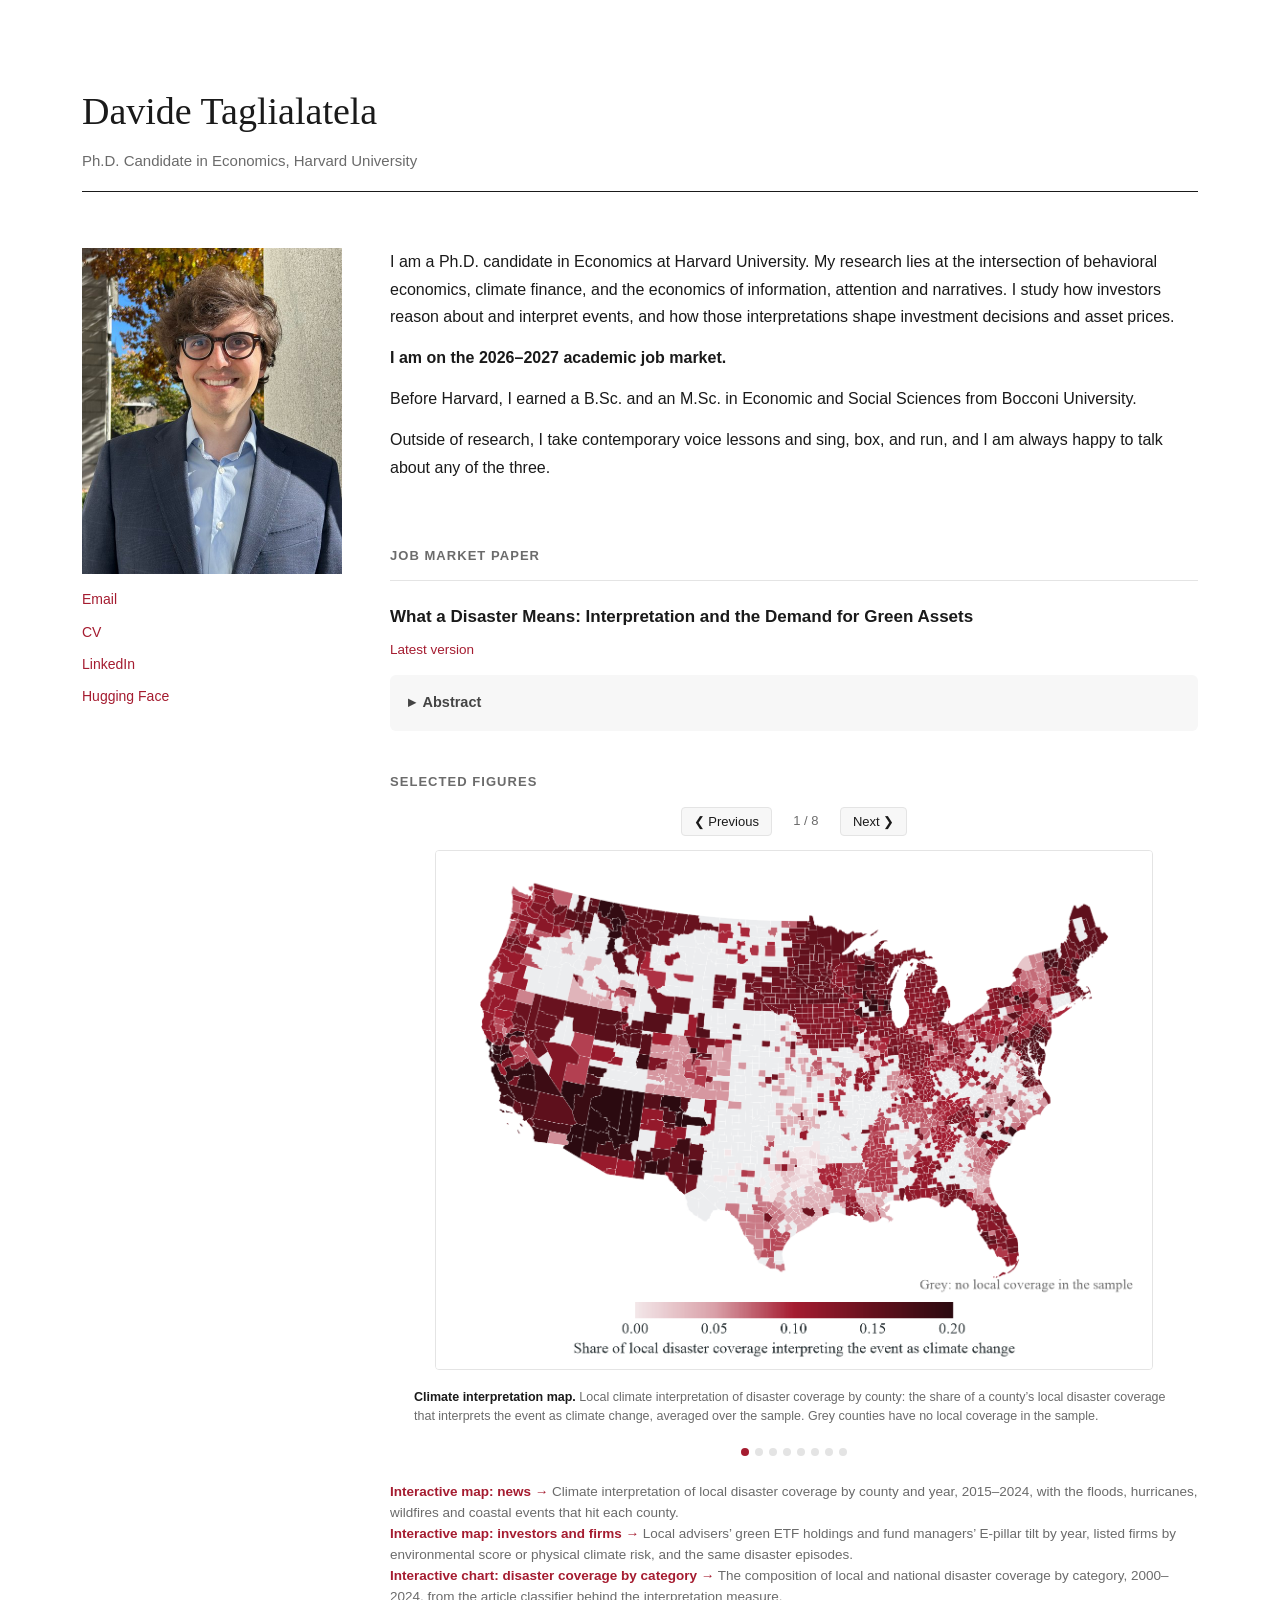
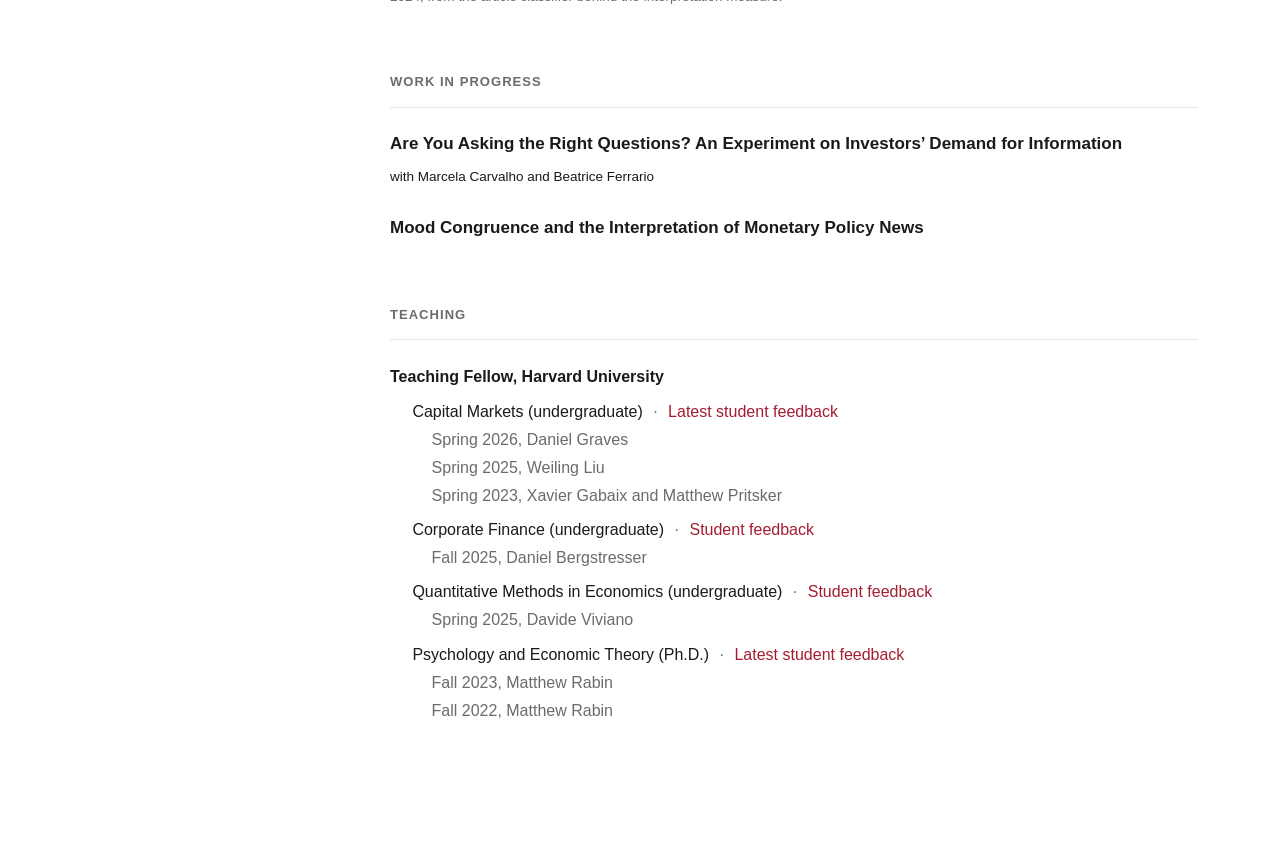
<file: index.html>
<!doctype html>
<html lang="en">
  <head>
    <meta charset="utf-8" />
    <meta name="viewport" content="width=device-width, initial-scale=1" />
    <title>Davide Taglialatela</title>
    <meta name="description" content="Davide Taglialatela, Ph.D. Candidate in Economics, Harvard University." />
    <link rel="stylesheet" href="style.css" />
    <meta name="google-site-verification" content="xmQxoYceK0hoq7JyQvsHjOGV0x5YVubV7KSDAS-WOWA" />
  </head>
  <body>
    <div class="wrapper">
      <header>
        <h1 class="name">Davide Taglialatela</h1>
        <p class="role">Ph.D. Candidate in Economics, Harvard University</p>
      </header>

      <div class="layout">
          <aside class="photo-block">
            <img src="headshot.jpg" alt="Portrait of Davide Taglialatela" width="260" height="326" />
            <div class="contact">
              <a href="mailto:taglialatela@g.harvard.edu">Email</a>
              <a href="files/CV_Davide_Taglialatela.pdf">CV</a>
              <a href="https://www.linkedin.com/in/davidetaglialatela/">LinkedIn</a>
              <a href="https://huggingface.co/davide-taglialatela">Hugging Face</a>
              <!-- <a href="https://github.com/Davide-Taglialatela">GitHub</a> -->
            </div>
          </aside>
        <main class="content">
          <div class="intro-text">
            <p>
              I am a Ph.D. candidate in Economics at Harvard University. My
              research lies at the intersection of behavioral economics,
              climate finance, and the economics of information, attention
              and narratives. I study how investors reason about and interpret
              events, and how those interpretations shape investment
              decisions and asset prices.
            </p>
            <p>
              <strong>I am on the 2026&ndash;2027 academic job market.</strong>
            </p>
            <p>
              Before Harvard, I earned a B.Sc. and an M.Sc. in Economic and
              Social Sciences from Bocconi University.
            </p>
            <p>
              Outside of research, I take
              contemporary voice lessons and sing, box, and run, and I am
              always happy to talk about any of the three.
            </p>
          </div>

      <section id="jmp">
        <h2>Job Market Paper</h2>
        <h3 class="paper-title">
          What a Disaster Means: Interpretation and the Demand for Green Assets
        </h3>
        <p class="paper-links">
          <a href="files/JMP_Davide_Taglialatela.pdf">Latest version</a>
          <!-- ONLINE APPENDIX HIDDEN UNTIL READY
          <span class="sep">&middot;</span>
          <a href="files/JMP_Davide_Taglialatela_Appendix.pdf">Online Appendix</a>
          -->
        </p>
        <details class="abstract">
          <summary>Abstract</summary>
          <p>How events are interpreted substantially shapes portfolio choices, fund flows, and asset prices. Focusing on extreme weather events, I analyze 1.5 million articles from U.S. news outlets using fine-tuned large language models to construct a new measure of local climate interpretation that distinguishes general attention to a disaster from coverage explicitly linking it to climate change. I combine this measure with geolocated portfolios of wealthy U.S. households and mutual fund managers. Among counties affected by these events, local coverage attributing the event to climate change leads to substantial reallocation in household portfolios toward funds labeled as environmentally friendly. Similarly, nearby mutual fund managers actively rebalance toward greener and away from browner stocks. Predetermined county and investor characteristics and the direct economic effects of the disaster are not driving the responses. Using changes in the ownership structure of the county’s newspapers, I provide causal evidence that locally supplied climate interpretation narratives move households’ and fund managers’ portfolios. Nesting these estimates in a calibrated model, I find an interquartile increase in climate interpretation implies a relative appreciation of green stocks equivalent to up to 15% of the observed annual green return spread.</p>
        </details>

        <h3 class="figures-title">Selected figures</h3>
        <div class="figure-carousel" id="jmp-carousel">
          <div class="carousel-controls">
            <button type="button" class="carousel-btn" onclick="moveSlide('jmp-carousel', -1)">&#10094; Previous</button>
            <span class="carousel-count" id="jmp-carousel-count">1 / 8</span>
            <button type="button" class="carousel-btn" onclick="moveSlide('jmp-carousel', 1)">Next &#10095;</button>
          </div>
          <figure class="figure-slide active">
            <a href="figures/jmp/county_interpretation_map.png"><img src="figures/jmp/county_interpretation_map.png" alt="County map of local climate interpretation of disaster coverage" loading="lazy" /></a>
            <figcaption><span class="figgroup">Climate interpretation map.</span> Local climate interpretation of disaster coverage by county: the share of a county&rsquo;s local disaster coverage that interprets the event as climate change, averaged over the sample. Grey counties have no local coverage in the sample.</figcaption>
          </figure>
          <figure class="figure-slide">
            <a href="figures/jmp/coverage_composition_by_ownership.png"><img src="figures/jmp/coverage_composition_by_ownership.png" alt="Composition of disaster coverage by outlet ownership" loading="lazy" /></a>
            <figcaption><span class="figgroup">Disaster coverage by outlet type.</span> Composition of disaster coverage for national outlets, chain-owned local outlets and independent local outlets, from 424,888 disaster articles (2015&ndash;2024).</figcaption>
          </figure>
          <figure class="figure-slide">
            <a href="figures/jmp/alignment_attribution_science.png"><img src="figures/jmp/alignment_attribution_science.png" alt="Climate mention share in local disaster news against the share of attribution studies finding a climate influence, by hazard type and outlet slant" loading="lazy" /></a>
            <figcaption><span class="figgroup">News&ndash;science alignment by hazard and outlet slant.</span> Interpretation by hazard type and outlet slant: the share of local disaster articles mentioning climate change against the share of event-attribution studies finding a climate influence on that hazard type (Web of Science and Carbon Brief), for Democrat-leaning and Republican-leaning outlets.</figcaption>
          </figure>
          <figure class="figure-slide">
            <a href="figures/jmp/ria_green_etf_path.png"><img src="figures/jmp/ria_green_etf_path.png" alt="Green ETF share of local advisers after floods, by quarter" loading="lazy" /></a>
            <figcaption><span class="figgroup">Local green ETF response to disasters by interpretation.</span> Advisers&rsquo; green ETF share after floods, 2015&ndash;2024: effect of a one-standard-deviation higher local climate interpretation, by quarter relative to the disaster, at fixed prices, with county, calendar-quarter and disaster-episode fixed effects.</figcaption>
          </figure>
          <figure class="figure-slide">
            <a href="figures/jmp/esg_fund_flows_high_minus_low.png"><img src="figures/jmp/esg_fund_flows_high_minus_low.png" alt="Net inflows into ESG funds, high minus low interpretation, affected and nearby states" loading="lazy" /></a>
            <figcaption><span class="figgroup">ESG fund flows.</span> Net inflows into ESG mutual funds relative to non-ESG funds, high minus low local climate interpretation, for funds headquartered in affected and in nearby states, by quarter relative to the disaster; 0&ndash;1 and 0&ndash;2 are cumulative windows.</figcaption>
          </figure>
          <figure class="figure-slide">
            <a href="figures/jmp/managers_green_tilt_path.png"><img src="figures/jmp/managers_green_tilt_path.png" alt="Green tilt of nearby fund managers' trading, by quarter" loading="lazy" /></a>
            <figcaption><span class="figgroup">Fund managers&rsquo; tilt toward greener firms.</span> Effect of local climate interpretation on the green tilt of nearby fund managers&rsquo; trading, per ten percentage points of interpretation, by quarter relative to the disaster, at fixed prices.</figcaption>
          </figure>
          <figure class="figure-slide">
            <a href="figures/jmp/national_flows_attention_surprise.png"><img src="figures/jmp/national_flows_attention_surprise.png" alt="ESG minus other fund flows after a national attention surprise" loading="lazy" /></a>
            <figcaption><span class="figgroup">National ESG flows.</span> National attention and fund flows: ESG minus other fund flows after a one-standard-deviation national disaster-attention surprise, at higher and at lower national climate interpretation, by month; 0&ndash;1 and 0&ndash;2 are cumulative windows.</figcaption>
          </figure>
          <figure class="figure-slide">
            <a href="figures/jmp/gmb_response_news_surprises.png"><img src="figures/jmp/gmb_response_news_surprises.png" alt="Green-minus-brown stock return in the month of a news surprise, by news measure" loading="lazy" /></a>
            <figcaption><span class="figgroup">Green-minus-brown returns.</span> Monthly return of green minus brown stocks (P&aacute;stor, Stambaugh, and Taylor, 2022) in the month of a one-standard-deviation surprise in national disaster interpretation, the climate concern benchmark (MCCC, Ardia et al., 2023) and disaster attention, estimated jointly, November 2012&ndash;June 2018, with 95% intervals.</figcaption>
          </figure>
          <div class="carousel-dots"><button type="button" class="dot active" onclick="goToSlide('jmp-carousel', 0)" aria-label="Figure 1"></button><button type="button" class="dot" onclick="goToSlide('jmp-carousel', 1)" aria-label="Figure 2"></button><button type="button" class="dot" onclick="goToSlide('jmp-carousel', 2)" aria-label="Figure 3"></button><button type="button" class="dot" onclick="goToSlide('jmp-carousel', 3)" aria-label="Figure 4"></button><button type="button" class="dot" onclick="goToSlide('jmp-carousel', 4)" aria-label="Figure 5"></button><button type="button" class="dot" onclick="goToSlide('jmp-carousel', 5)" aria-label="Figure 6"></button><button type="button" class="dot" onclick="goToSlide('jmp-carousel', 6)" aria-label="Figure 7"></button><button type="button" class="dot" onclick="goToSlide('jmp-carousel', 7)" aria-label="Figure 8"></button></div>
        </div>
        <p class="map-link"><a href="map/">Interactive map: news &rarr;</a> Climate interpretation of local disaster coverage by county and year, 2015&ndash;2024, with the floods, hurricanes, wildfires and coastal events that hit each county.<br /><a href="map/investors.html">Interactive map: investors and firms &rarr;</a> Local advisers&rsquo; green ETF holdings and fund managers&rsquo; E-pillar tilt by year, listed firms by environmental score or physical climate risk, and the same disaster episodes.<br /><a href="map/topics.html">Interactive chart: disaster coverage by category &rarr;</a> The composition of local and national disaster coverage by category, 2000&ndash;2024, from the article classifier behind the interpretation measure.</p>
      </section>

      <section id="wip">
        <h2>Work in Progress</h2>
        <h3 class="paper-title">
          Are You Asking the Right Questions? An Experiment on Investors&rsquo; Demand for Information
        </h3>
        <p class="paper-links">with Marcela Carvalho and Beatrice Ferrario</p>

        <h3 class="paper-title" style="margin-top: 28px;">
          Mood Congruence and the Interpretation of Monetary Policy News
        </h3>

        <!-- Hidden November 19, 2026:
        <h3 class="paper-title" style="margin-top: 28px;">
          The Structure of Disagreement: Belief Systems and Cultural Divides in the United States
        </h3>
        -->
      </section>

      <section id="teaching">
        <h2>Teaching</h2>
        <p class="teaching-note">Teaching Fellow, Harvard University</p>
        <ul class="teaching">
          <li>Capital Markets (undergraduate) <span class="sep">·</span> <a href="files/evaluations/ECON1723_CapitalMarkets_Spring2026.pdf">Latest student feedback</a>
            <ul>
              <li>Spring 2026, Daniel Graves</li>
              <li>Spring 2025, Weiling Liu</li>
              <li>Spring 2023, Xavier Gabaix and Matthew Pritsker</li>
            </ul>
          </li>
          <li>Corporate Finance (undergraduate) <span class="sep">·</span> <a href="files/evaluations/ECON1745_CorporateFinance_Fall2025.pdf">Student feedback</a>
            <ul>
              <li>Fall 2025, Daniel Bergstresser</li>
            </ul>
          </li>
          <li>Quantitative Methods in Economics (undergraduate) <span class="sep">·</span> <a href="files/evaluations/ECON1126_QuantitativeMethods_Spring2025.pdf">Student feedback</a>
            <ul>
              <li>Spring 2025, Davide Viviano</li>
            </ul>
          </li>
          <li>Psychology and Economic Theory (Ph.D.) <span class="sep">·</span> <a href="files/evaluations/ECON2035_PsychologyEconomicTheory_Fall2023.pdf">Latest student feedback</a>
            <ul>
              <li>Fall 2023, Matthew Rabin</li>
              <li>Fall 2022, Matthew Rabin</li>
            </ul>
          </li>
        </ul>
      </section>
        </main>
      </div>
    </div>
    <script>
      function showSlide(id, n) {
        var c = document.getElementById(id);
        var slides = c.querySelectorAll(".figure-slide"), dots = c.querySelectorAll(".dot");
        n = (n + slides.length) % slides.length;
        slides.forEach(function (s, i) { s.classList.toggle("active", i === n); });
        dots.forEach(function (d, i) { d.classList.toggle("active", i === n); });
        c.dataset.index = n;
        var cnt = document.getElementById(id + "-count");
        if (cnt) cnt.textContent = (n + 1) + " / " + slides.length;
      }
      function moveSlide(id, dir) { showSlide(id, (parseInt(document.getElementById(id).dataset.index || "0", 10) + dir)); }
      function goToSlide(id, n) { showSlide(id, n); }
    </script>
  </body>
</html>
</file>
<file: style.css>
:root {
  --text: #1a1a1a;
  --muted: #6b6b6b;
  --rule: #e4e4e4;
  --accent: #a51c30;
  --bg: #ffffff;
  --panel: #f7f7f7;
}

* {
  box-sizing: border-box;
}

html,
body {
  margin: 0;
  padding: 0;
  background: var(--bg);
}

body {
  font-family: -apple-system, BlinkMacSystemFont, "Helvetica Neue", Helvetica,
    Arial, sans-serif;
  font-size: 16px;
  line-height: 1.65;
  color: var(--text);
  -webkit-font-smoothing: antialiased;
  -moz-osx-font-smoothing: grayscale;
}

.wrapper {
  max-width: 1180px;
  margin: 0 auto;
  padding: 80px 32px 120px;
}

header {
  margin-bottom: 56px;
}

.name {
  font-family: Georgia, "Times New Roman", Times, serif;
  font-size: 38px;
  font-weight: 500;
  margin: 0 0 6px;
}

.role {
  font-size: 15px;
  color: var(--muted);
  margin: 0 0 36px;
  padding-bottom: 18px;
  border-bottom: 1.5px solid var(--text);
}

/* two columns: photo and contact stay in place while the content scrolls */
.layout {
  display: flex;
  gap: 48px;
  align-items: flex-start;
}

.photo-block {
  flex: 0 0 260px;
  position: sticky;
  top: 32px;
}

.photo-block img {
  width: 260px;
  height: auto;
  display: block;
}

.photo-placeholder {
  width: 260px;
  height: 330px;
  background: var(--panel);
  border: 1px solid var(--rule);
}

.content {
  flex: 1 1 auto;
  min-width: 0;
}

.contact {
  display: flex;
  flex-direction: column;
  gap: 8px;
  margin-top: 14px;
  font-size: 14px;
}

.intro-text p {
  margin: 0;
  font-size: 16px;
  line-height: 1.7;
}

.intro-text p + p {
  margin-top: 14px;
}

a {
  color: var(--accent);
  text-decoration: none;
  border-bottom: 1px solid transparent;
  transition: border-color 0.15s ease;
}

a:hover {
  border-bottom-color: var(--accent);
}

section {
  margin-top: 64px;
}

h2 {
  font-size: 13px;
  font-weight: 600;
  text-transform: uppercase;
  letter-spacing: 0.08em;
  color: var(--muted);
  margin: 0 0 24px;
  padding-bottom: 14px;
  border-bottom: 1px solid var(--rule);
}

.paper-title {
  font-size: 17px;
  font-weight: 600;
  margin: 0 0 10px;
  line-height: 1.4;
}

.paper-links {
  font-size: 13.5px;
  margin: 0 0 14px;
}

.abstract {
  padding: 16px 18px;
  background: var(--panel);
  border-radius: 6px;
  font-size: 14.5px;
  line-height: 1.65;
  color: #444;
}

.abstract p {
  margin: 0;
}

/* narrow windows and phones: one column, photo and contact centred on top */
@media (max-width: 900px) {
  .layout {
    flex-direction: column;
    gap: 28px;
  }
  .photo-block {
    position: static;
    flex: none;
    width: 100%;
    display: flex;
    flex-direction: column;
    align-items: center;
  }
  .photo-block img,
  .photo-placeholder {
    width: 200px;
  }
  .photo-placeholder {
    height: 254px;
  }
  .contact {
    align-items: center;
  }
}

@media (max-width: 560px) {
  .wrapper {
    padding: 48px 20px 80px;
  }
}

/* collapsible abstract */
details.abstract { margin-top: 0.4rem; }
details.abstract summary { cursor: pointer; font-weight: 600; list-style: none; display: inline-block; }
details.abstract summary::-webkit-details-marker { display: none; }
details.abstract summary::before { content: "\25B8"; display: inline-block; width: 1em; }
details.abstract[open] summary::before { content: "\25BE"; }
details.abstract p { margin-top: 0.5rem; }

/* interests + teaching */
.interests { margin-top: 0.4rem; }
.teaching-note { margin: 0 0 0.5rem 0; font-weight: 600; }
.wrapper ul.teaching { list-style: none; padding-left: 1.4rem; margin: 0; }
.wrapper ul.teaching li { margin: 0.2rem 0; padding-left: 0; }
.wrapper ul.teaching > li { margin-top: 0.5rem; }
.wrapper ul.teaching ul { list-style: none; padding-left: 1.2rem; margin: 0.1rem 0 0 0; color: var(--muted); }
.wrapper ul.teaching ul li { margin: 0.1rem 0; }

.paper-links .sep, ul.teaching .sep {
  color: var(--muted);
  margin: 0 6px;
}

/* selected figures: carousel */
.figures-title {
  font-size: 13px;
  font-weight: 600;
  text-transform: uppercase;
  letter-spacing: 0.08em;
  color: var(--muted);
  margin: 40px 0 14px;
}
.figure-carousel { margin: 0; }
.carousel-controls {
  display: flex;
  align-items: center;
  justify-content: center;
  gap: 12px;
  margin-bottom: 14px;
}
.carousel-btn {
  font-family: inherit;
  font-size: 13px;
  background: var(--panel);
  border: 1px solid var(--rule);
  border-radius: 4px;
  padding: 6px 12px;
  cursor: pointer;
  color: var(--text);
}
.carousel-btn:hover { background: #ededed; }
.carousel-count { font-size: 13px; color: var(--muted); min-width: 44px; text-align: center; }
.figure-slide { display: none; margin: 0; text-align: center; }
.figure-slide.active { display: block; }
.figure-slide img {
  max-width: 100%;
  max-height: 520px;
  width: auto;
  height: auto;
  display: inline-block;
  border: 1px solid var(--rule);
  border-radius: 4px;
  background: #fff;
}
.figure-slide figcaption {
  font-size: 12.5px;
  line-height: 1.5;
  color: var(--muted);
  margin: 10px auto 0;
  max-width: 760px;
  text-align: left;
}
.figure-slide .figgroup { font-weight: 600; color: var(--text); }
.carousel-dots { text-align: center; margin-top: 12px; }
.carousel-dots .dot {
  width: 8px; height: 8px; border-radius: 50%;
  border: none; background: var(--rule); margin: 0 3px; padding: 0; cursor: pointer;
}
.carousel-dots .dot.active { background: var(--accent); }

/* interactive map link under the carousel */
.map-link {
  margin: 18px 0 0;
  font-size: 13.5px;
  line-height: 1.55;
  color: var(--muted);
}
.map-link a { font-weight: 600; }

.wip-summary { margin: 0.4rem 0 0 0; }
</file>
